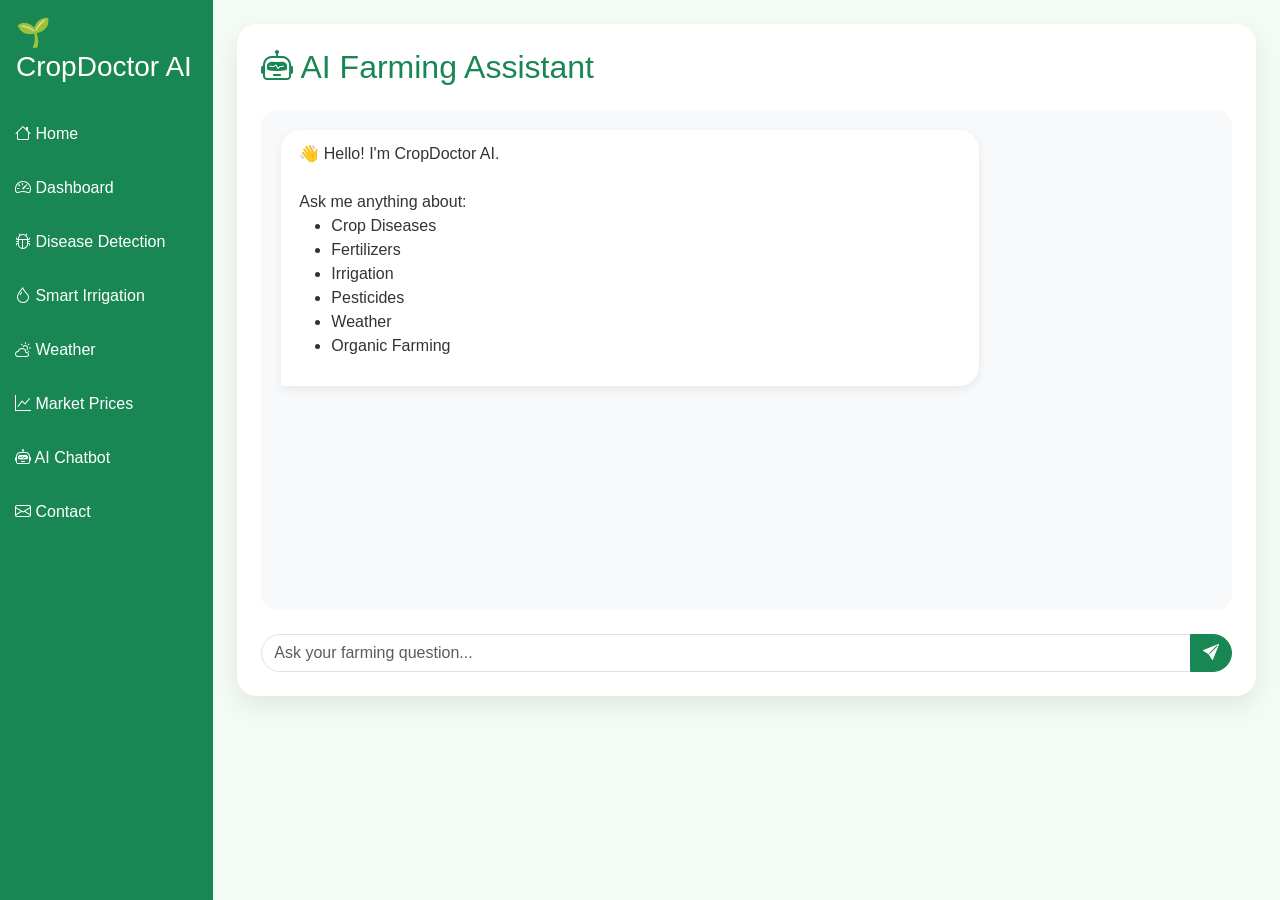
<file: chatbot.html>
<!DOCTYPE html>
<html lang="en">
<head>
<meta charset="UTF-8">
<meta name="viewport" content="width=device-width, initial-scale=1.0">
<title>CropDoctor AI - AI Chatbot</title>

<link href="https://cdn.jsdelivr.net/npm/bootstrap@5.3.3/dist/css/bootstrap.min.css" rel="stylesheet">
<link rel="stylesheet" href="https://cdn.jsdelivr.net/npm/bootstrap-icons@1.11.3/font/bootstrap-icons.min.css">

<style>
body{
    background:#f4fbf4;
    font-family:Arial,sans-serif;
}

.sidebar{
    min-height:100vh;
    background:#198754;
    color:#fff;
}

.sidebar a{
    color:#fff;
    text-decoration:none;
    display:block;
    padding:15px;
}

.sidebar a:hover{
    background:rgba(255,255,255,.15);
}

.card{
    border:none;
    border-radius:20px;
    box-shadow:0 10px 25px rgba(0,0,0,.08);
}

.chat-box{
    height:500px;
    overflow-y:auto;
    padding:20px;
    background:#f8f9fa;
    border-radius:15px;
}

.user-message{
    background:#198754;
    color:white;
    padding:12px 18px;
    border-radius:20px 20px 0 20px;
    margin-bottom:15px;
    max-width:75%;
    margin-left:auto;
}

.bot-message{
    background:white;
    color:#333;
    padding:12px 18px;
    border-radius:20px 20px 20px 0;
    margin-bottom:15px;
    max-width:75%;
    box-shadow:0 3px 10px rgba(0,0,0,.08);
}

.input-group input{
    border-radius:30px 0 0 30px;
}

.input-group button{
    border-radius:0 30px 30px 0;
}

h2{
    color:#198754;
}
</style>

</head>
<body>

<div class="container-fluid">
<div class="row">

<!-- Sidebar -->

<div class="col-lg-2 sidebar p-0">

<h3 class="p-3">🌱 CropDoctor AI</h3>

<a href="index.html"><i class="bi bi-house"></i> Home</a>
<a href="dashboard.html"><i class="bi bi-speedometer2"></i> Dashboard</a>
<a href="disease.html"><i class="bi bi-bug"></i> Disease Detection</a>
<a href="irrigation.html"><i class="bi bi-droplet"></i> Smart Irrigation</a>

<a href="weather.html"><i class="bi bi-cloud-sun"></i> Weather</a>
<a href="Market.html"><i class="bi bi-graph-up"></i> Market Prices</a>
<a href="chatbot.html"><i class="bi bi-robot"></i> AI Chatbot</a>
<a href="contact.html"><i class="bi bi-envelope"></i> Contact</a>

</div>

<!-- Main Content -->

<div class="col-lg-10 p-4">

<div class="card p-4">

<h2 class="mb-4">
<i class="bi bi-robot"></i>
AI Farming Assistant
</h2>

<div class="chat-box" id="chatBox">

<div class="bot-message">
👋 Hello! I'm CropDoctor AI.<br><br>
Ask me anything about:
<ul>
<li>Crop Diseases</li>
<li>Fertilizers</li>
<li>Irrigation</li>
<li>Pesticides</li>
<li>Weather</li>
<li>Organic Farming</li>
</ul>
</div>

</div>

<div class="input-group mt-4">

<input
type="text"
class="form-control"
id="userInput"
placeholder="Ask your farming question...">

<button
class="btn btn-success"
id="sendBtn">

<i class="bi bi-send-fill"></i>

</button>

</div>

</div>

</div>

</div>
</div>

<script>

const chatBox=document.getElementById("chatBox");

const input=document.getElementById("userInput");

const sendBtn=document.getElementById("sendBtn");

function sendMessage(){

let message=input.value.trim();

if(message===""){
return;
}

chatBox.innerHTML+=`
<div class="user-message">
${message}
</div>
`;

input.value="";

/*

Connect Django API here later

POST

/api/chatbot/

Body:

{
"message":"How to treat tomato leaf curl?"
}

*/

setTimeout(()=>{

chatBox.innerHTML+=`
<div class="bot-message">
🤖 Thank you for your question.<br><br>
The AI response from your Django backend will appear here.
</div>
`;

chatBox.scrollTop=chatBox.scrollHeight;

},700);

}

sendBtn.onclick=sendMessage;

input.addEventListener("keypress",function(e){

if(e.key==="Enter"){
sendMessage();
}

});

</script>

</body>
</html>
</file>
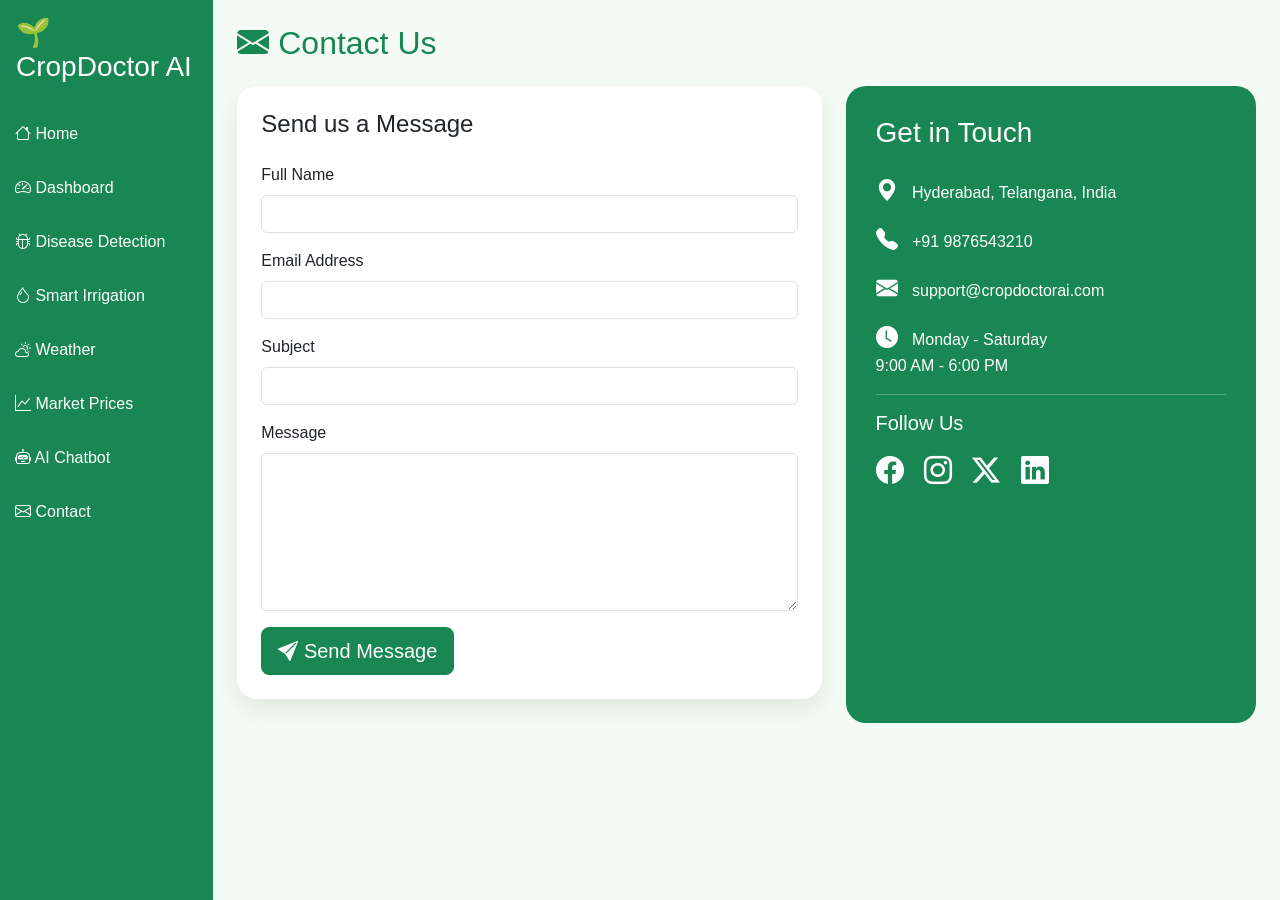
<file: contact.html>
<!DOCTYPE html>
<html lang="en">
<head>
<meta charset="UTF-8">
<meta name="viewport" content="width=device-width, initial-scale=1.0">
<title>CropDoctor AI - Contact Us</title>

<link href="https://cdn.jsdelivr.net/npm/bootstrap@5.3.3/dist/css/bootstrap.min.css" rel="stylesheet">
<link rel="stylesheet" href="https://cdn.jsdelivr.net/npm/bootstrap-icons@1.11.3/font/bootstrap-icons.min.css">

<style>
body{
    background:#f4fbf4;
    font-family:Arial,sans-serif;
}

.sidebar{
    min-height:100vh;
    background:#198754;
    color:white;
}

.sidebar a{
    color:white;
    text-decoration:none;
    display:block;
    padding:15px;
}

.sidebar a:hover{
    background:rgba(255,255,255,.15);
}

.card{
    border:none;
    border-radius:20px;
    box-shadow:0 10px 25px rgba(0,0,0,.08);
}

.contact-info{
    background:#198754;
    color:white;
    border-radius:20px;
    padding:30px;
    height:100%;
}

.contact-info i{
    font-size:22px;
    margin-right:10px;
}

h2{
    color:#198754;
}

.success-message{
    display:none;
}
</style>
</head>

<body>

<div class="container-fluid">
<div class="row">

<!-- Sidebar -->

<div class="col-lg-2 sidebar p-0">

<h3 class="p-3">🌱 CropDoctor AI</h3>

<a href="index.html"><i class="bi bi-house"></i> Home</a>
<a href="dashboard.html"><i class="bi bi-speedometer2"></i> Dashboard</a>
<a href="disease.html"><i class="bi bi-bug"></i> Disease Detection</a>
<a href="irrigation.html"><i class="bi bi-droplet"></i> Smart Irrigation</a>

<a href="weather.html"><i class="bi bi-cloud-sun"></i> Weather</a>
<a href="Market.html"><i class="bi bi-graph-up"></i> Market Prices</a>
<a href="chatbot.html"><i class="bi bi-robot"></i> AI Chatbot</a>
<a href="contact.html"><i class="bi bi-envelope"></i> Contact</a>

</div>

<!-- Main Content -->

<div class="col-lg-10 p-4">

<h2 class="mb-4">
<i class="bi bi-envelope-fill"></i>
Contact Us
</h2>

<div class="row">

<!-- Contact Form -->

<div class="col-lg-7 mb-4">

<div class="card p-4">

<h4 class="mb-4">Send us a Message</h4>

<form id="contactForm">

<div class="mb-3">
<label class="form-label">Full Name</label>
<input type="text" class="form-control" id="name" required>
</div>

<div class="mb-3">
<label class="form-label">Email Address</label>
<input type="email" class="form-control" id="email" required>
</div>

<div class="mb-3">
<label class="form-label">Subject</label>
<input type="text" class="form-control" id="subject" required>
</div>

<div class="mb-3">
<label class="form-label">Message</label>
<textarea class="form-control" id="message" rows="6" required></textarea>
</div>

<button type="submit" class="btn btn-success btn-lg">
<i class="bi bi-send-fill"></i>
Send Message
</button>

</form>

<div class="alert alert-success mt-3 success-message" id="successMessage">
✅ Thank you! Your message has been sent successfully.
</div>

</div>

</div>

<!-- Contact Details -->

<div class="col-lg-5">

<div class="contact-info">

<h3 class="mb-4">Get in Touch</h3>

<p>
<i class="bi bi-geo-alt-fill"></i>
Hyderabad, Telangana, India
</p>

<p>
<i class="bi bi-telephone-fill"></i>
+91 9876543210
</p>

<p>
<i class="bi bi-envelope-fill"></i>
support@cropdoctorai.com
</p>

<p>
<i class="bi bi-clock-fill"></i>
Monday - Saturday<br>
9:00 AM - 6:00 PM
</p>

<hr>

<h5>Follow Us</h5>

<div class="mt-3">

<i class="bi bi-facebook fs-3 me-3"></i>

<i class="bi bi-instagram fs-3 me-3"></i>

<i class="bi bi-twitter-x fs-3 me-3"></i>

<i class="bi bi-linkedin fs-3"></i>

</div>

</div>

</div>

</div>

</div>

</div>
</div>

<script>

document.getElementById("contactForm").addEventListener("submit",function(e){

e.preventDefault();

/*

Later connect Django API

POST

/api/contact/

Body:

{
"name":"",
"email":"",
"subject":"",
"message":""
}

*/

document.getElementById("successMessage").style.display="block";

this.reset();

});

</script>

<script src="https://cdn.jsdelivr.net/npm/bootstrap@5.3.3/dist/js/bootstrap.bundle.min.js"></script>

</body>
</html>
</file>
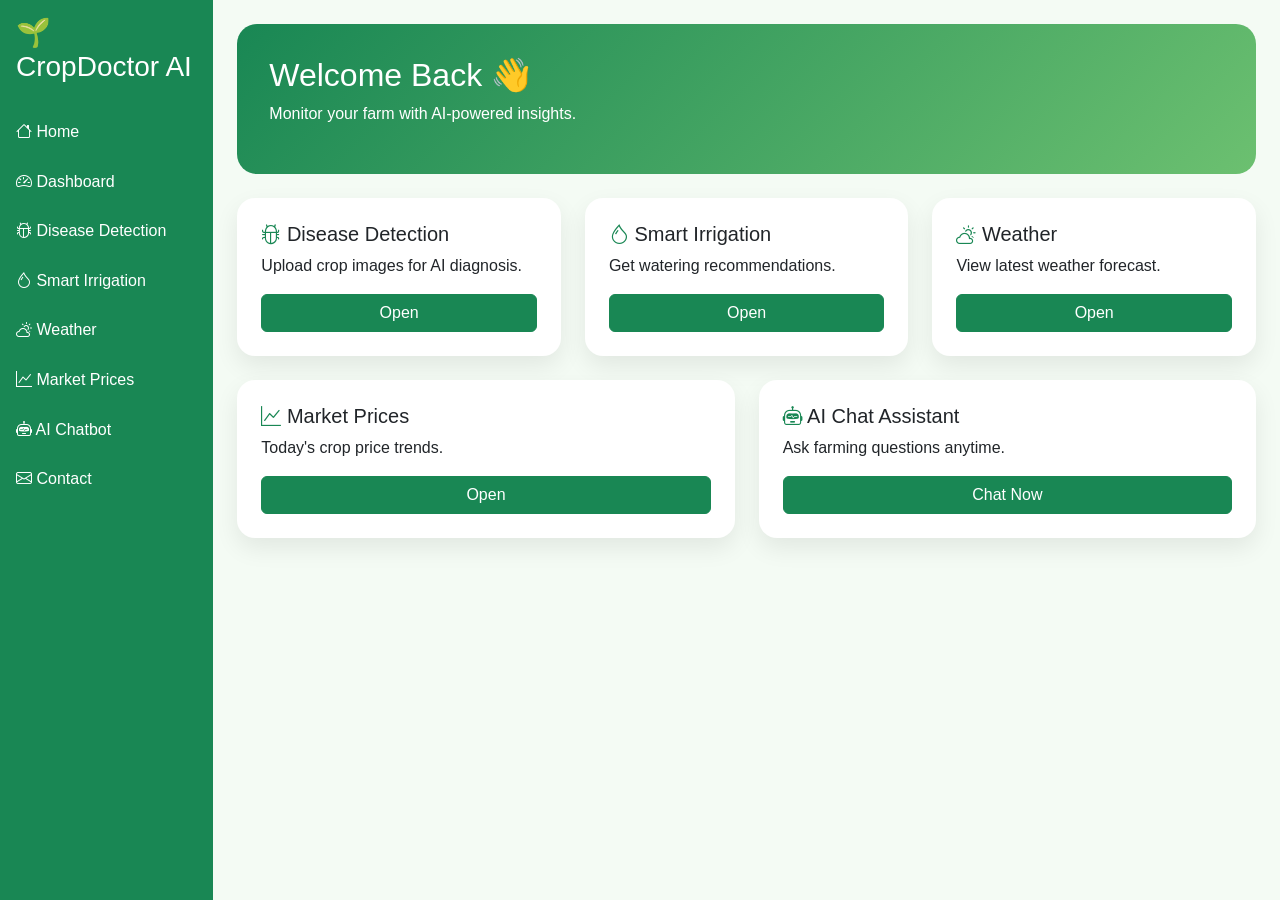
<file: dashboard.html>
<!DOCTYPE html>
<html lang="en">

<head>
<meta charset="UTF-8">
<meta name="viewport" content="width=device-width, initial-scale=1.0">

<title>CropDoctor AI - Dashboard</title>

<link href="https://cdn.jsdelivr.net/npm/bootstrap@5.3.3/dist/css/bootstrap.min.css" rel="stylesheet">

<link rel="stylesheet"
href="https://cdn.jsdelivr.net/npm/bootstrap-icons@1.11.3/font/bootstrap-icons.min.css">

<style>

body{
    background:#f4fbf4;
    font-family:Arial,sans-serif;
}

.sidebar{
    min-height:100vh;
    background:#198754;
    color:#fff;
}

.sidebar a{
    color:#fff;
    text-decoration:none;
    display:block;
    padding:.8rem 1rem;
}

.sidebar a:hover{
    background:rgba(255,255,255,.15);
}

.card{
    border:none;
    border-radius:18px;
    box-shadow:0 10px 25px rgba(0,0,0,.08);
}

.hero{
    background:linear-gradient(135deg,#198754,#6cc070);
    color:#fff;
    border-radius:20px;
    padding:2rem;
}

</style>

</head>

<body>

<div class="container-fluid">

<div class="row">

<!-- ================= SIDEBAR ================= -->

<div class="col-lg-2 sidebar p-0">

    <h3 class="p-3">🌱 CropDoctor AI</h3>

    <a href="index.html">
        <i class="bi bi-house"></i> Home
    </a>

    <a href="dashboard.html">
        <i class="bi bi-speedometer2"></i> Dashboard
    </a>

    <a href="disease.html">
        <i class="bi bi-bug"></i> Disease Detection
    </a>

    <a href="irrigation.html">
        <i class="bi bi-droplet"></i> Smart Irrigation
    </a>

    <a href="weather.html">
        <i class="bi bi-cloud-sun"></i> Weather
    </a>

    <a href="Market.html">
        <i class="bi bi-graph-up"></i> Market Prices
    </a>

    <a href="chatbot.html">
        <i class="bi bi-robot"></i> AI Chatbot
    </a>

    <a href="contact.html">
        <i class="bi bi-envelope"></i> Contact
    </a>

</div>



<!-- ================= MAIN CONTENT ================= -->

<div class="col-lg-10 p-4">


<!-- HERO -->

<div class="hero mb-4">

<h2>Welcome Back 👋</h2>

<p>
Monitor your farm with AI-powered insights.
</p>

</div>


<!-- ================= FEATURE CARDS ================= -->

<div class="row g-4">


<!-- Disease Detection -->

<div class="col-md-4">

<div class="card p-4">

<h5>
<i class="bi bi-bug text-success"></i>
Disease Detection
</h5>

<p>
Upload crop images for AI diagnosis.
</p>

<a href="disease.html"
class="btn btn-success">

Open

</a>

</div>

</div>


<!-- Smart Irrigation -->

<div class="col-md-4">

<div class="card p-4">

<h5>
<i class="bi bi-droplet text-success"></i>
Smart Irrigation
</h5>

<p>
Get watering recommendations.
</p>

<a href="irrigation.html"
class="btn btn-success">

Open

</a>

</div>

</div>


<!-- Weather -->

<div class="col-md-4">

<div class="card p-4">

<h5>
<i class="bi bi-cloud-sun text-success"></i>
Weather
</h5>

<p>
View latest weather forecast.
</p>

<a href="weather.html"
class="btn btn-success">

Open

</a>

</div>

</div>


<!-- Market Prices -->

<div class="col-md-6">

<div class="card p-4">

<h5>
<i class="bi bi-graph-up text-success"></i>
Market Prices
</h5>

<p>
Today's crop price trends.
</p>

<a href="market.html"
class="btn btn-success">

Open

</a>

</div>

</div>


<!-- AI Chat Assistant -->

<div class="col-md-6">

<div class="card p-4">

<h5>
<i class="bi bi-robot text-success"></i>
AI Chat Assistant
</h5>

<p>
Ask farming questions anytime.
</p>

<a href="chatbot.html"
class="btn btn-success">

Chat Now

</a>

</div>

</div>


</div>

</div>

</div>

</div>


<script
src="https://cdn.jsdelivr.net/npm/bootstrap@5.3.3/dist/js/bootstrap.bundle.min.js">
</script>

</body>

</html>
</file>
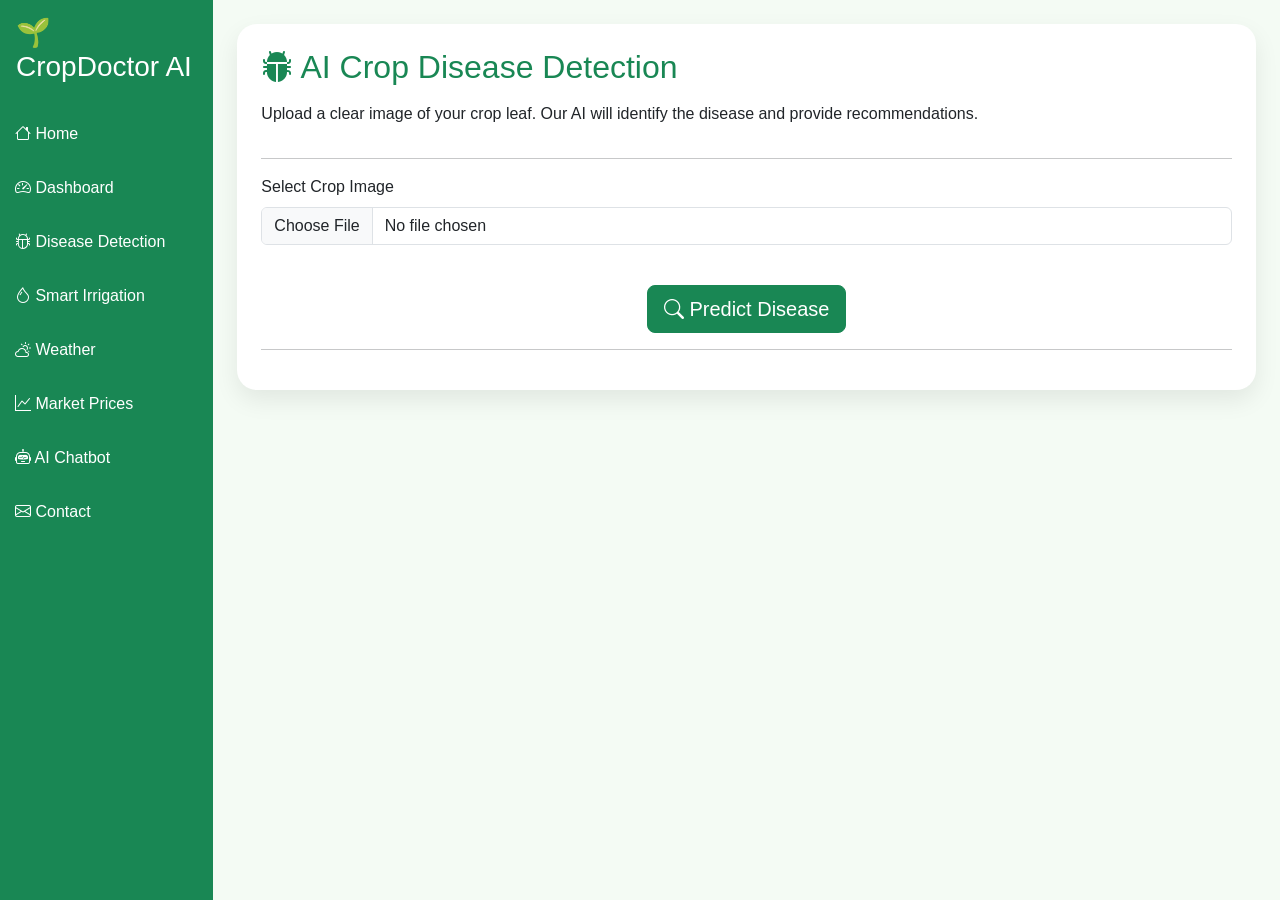
<file: disease.html>
<!DOCTYPE html>
<html lang="en">
<head>
<meta charset="UTF-8">
<meta name="viewport" content="width=device-width, initial-scale=1.0">
<title>CropDoctor AI - Disease Detection</title>

<link href="https://cdn.jsdelivr.net/npm/bootstrap@5.3.3/dist/css/bootstrap.min.css" rel="stylesheet">
<link rel="stylesheet" href="https://cdn.jsdelivr.net/npm/bootstrap-icons@1.11.3/font/bootstrap-icons.min.css">

<style>
body{
    background:#f4fbf4;
    font-family:Arial,sans-serif;
}

.sidebar{
    min-height:100vh;
    background:#198754;
    color:white;
}

.sidebar a{
    color:white;
    text-decoration:none;
    display:block;
    padding:15px;
}

.sidebar a:hover{
    background:rgba(255,255,255,.15);
}

.card{
    border:none;
    border-radius:20px;
    box-shadow:0 10px 25px rgba(0,0,0,.08);
}

.preview-image{
    width:100%;
    max-height:300px;
    object-fit:contain;
    border:2px dashed #198754;
    border-radius:15px;
    padding:10px;
    display:none;
}

.result-box{
    display:none;
}

h2{
    color:#198754;
}
</style>
</head>

<body>

<div class="container-fluid">
<div class="row">

<!-- Sidebar -->
<div class="col-lg-2 sidebar p-0">

<h3 class="p-3">🌱 CropDoctor AI</h3>

<a href="index.html"><i class="bi bi-house"></i> Home</a>
<a href="dashboard.html"><i class="bi bi-speedometer2"></i> Dashboard</a>
<a href="disease.html"><i class="bi bi-bug"></i> Disease Detection</a>
<a href="irrigation.html"><i class="bi bi-droplet"></i> Smart Irrigation</a>
<a href="weather.html"><i class="bi bi-cloud-sun"></i> Weather</a>
<a href="Market.html"><i class="bi bi-graph-up"></i> Market Prices</a>
<a href="chatbot.html"><i class="bi bi-robot"></i> AI Chatbot</a>
<a href="contact.html"><i class="bi bi-envelope"></i> Contact</a>

</div>

<!-- Main -->
<div class="col-lg-10 p-4">

<div class="card p-4">

<h2 class="mb-3">
<i class="bi bi-bug-fill"></i>
AI Crop Disease Detection
</h2>

<p>
Upload a clear image of your crop leaf.
Our AI will identify the disease and provide recommendations.
</p>

<hr>

<div class="mb-3">

<label class="form-label">
Select Crop Image
</label>

<input
type="file"
class="form-control"
id="imageInput"
accept="image/*">

</div>

<div class="text-center mb-4">

<img
id="preview"
class="preview-image">

</div>

<div class="text-center">

<button
class="btn btn-success btn-lg"
id="predictBtn">

<i class="bi bi-search"></i>
Predict Disease

</button>

</div>

<hr>

<div
class="card mt-4 p-4 bg-light result-box"
id="resultBox">

<h4 class="text-success">
Prediction Result
</h4>

<p>
<strong>Disease:</strong>
<span id="diseaseName">
Waiting...
</span>
</p>

<p>
<strong>Confidence:</strong>
<span id="confidence">
--
</span>
</p>

<p>
<strong>Recommendation:</strong>
</p>

<p id="recommendation">
Upload an image and click Predict.
</p>

</div>

</div>

</div>

</div>
</div>

<script>

const imageInput = document.getElementById("imageInput");
const preview = document.getElementById("preview");

imageInput.addEventListener("change", function () {

    const file = this.files[0];

    if(file){

        preview.src = URL.createObjectURL(file);

        preview.style.display = "block";

    }

});

document.getElementById("predictBtn").addEventListener("click", async function(){

    if(imageInput.files.length===0){

        alert("Please upload an image");

        return;

    }

    const formData = new FormData();

    formData.append("image", imageInput.files[0]);

   const response = await fetch("http://127.0.0.1:5000/disease_predict", {

    method: "POST",

    body: formData

});

const data = await response.json();

document.getElementById("resultBox").style.display = "block";

if (data.error) {

    document.getElementById("diseaseName").innerHTML = "Error";
    document.getElementById("confidence").innerHTML = "--";
    document.getElementById("recommendation").innerHTML = data.error;

} else {

    document.getElementById("diseaseName").innerHTML = "AI Analysis";

    document.getElementById("confidence").innerHTML = "Provided by Moondream";

    document.getElementById("recommendation").innerHTML = data.result;

}
});
</script>

</body>
</html>
</file>
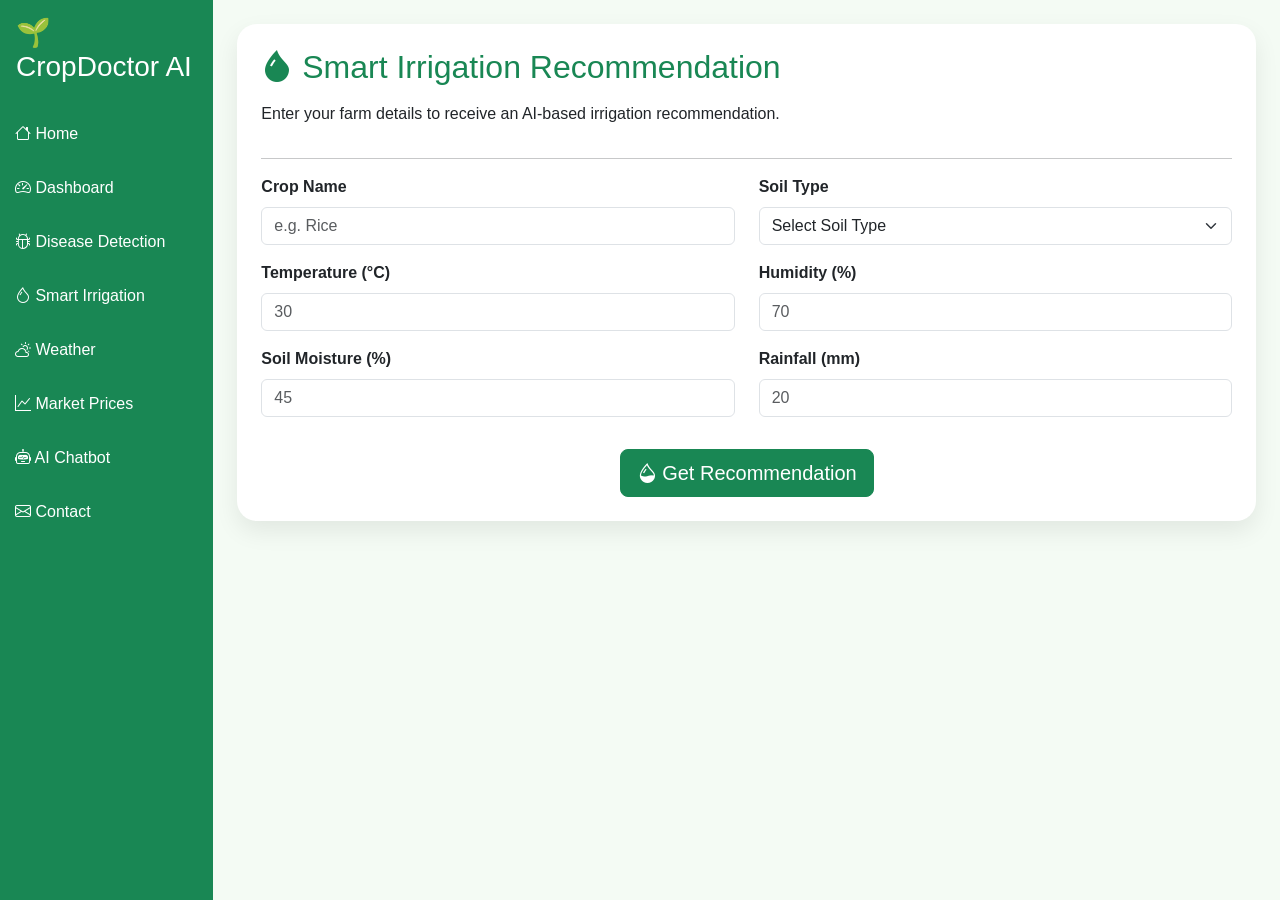
<file: irrigation.html>
<!DOCTYPE html>
<html lang="en">
<head>
<meta charset="UTF-8">
<meta name="viewport" content="width=device-width, initial-scale=1.0">
<title>CropDoctor AI - Smart Irrigation</title>

<link href="https://cdn.jsdelivr.net/npm/bootstrap@5.3.3/dist/css/bootstrap.min.css" rel="stylesheet">
<link rel="stylesheet" href="https://cdn.jsdelivr.net/npm/bootstrap-icons@1.11.3/font/bootstrap-icons.min.css">

<style>
body{
    background:#f4fbf4;
    font-family:Arial,sans-serif;
}

.sidebar{
    min-height:100vh;
    background:#198754;
    color:white;
}

.sidebar a{
    color:white;
    text-decoration:none;
    display:block;
    padding:15px;
}

.sidebar a:hover{
    background:rgba(255,255,255,.15);
}

.card{
    border:none;
    border-radius:20px;
    box-shadow:0 10px 25px rgba(0,0,0,.08);
}

h2{
    color:#198754;
}

.result-box{
    display:none;
}

.form-label{
    font-weight:bold;
}
</style>
</head>

<body>

<div class="container-fluid">
<div class="row">

<!-- Sidebar -->
<div class="col-lg-2 sidebar p-0">

<h3 class="p-3">🌱 CropDoctor AI</h3>

<a href="index.html"><i class="bi bi-house"></i> Home</a>
<a href="dashboard.html"><i class="bi bi-speedometer2"></i> Dashboard</a>
<a href="disease.html"><i class="bi bi-bug"></i> Disease Detection</a>
<a href="irrigation.html"><i class="bi bi-droplet"></i> Smart Irrigation</a>
<a href="weather.html"><i class="bi bi-cloud-sun"></i> Weather</a>
<a href="Market.html"><i class="bi bi-graph-up"></i> Market Prices</a>
<a href="chatbot.html"><i class="bi bi-robot"></i> AI Chatbot</a>
<a href="contact.html"><i class="bi bi-envelope"></i> Contact</a>

</div>

<!-- Main Content -->
<div class="col-lg-10 p-4">

<div class="card p-4">

<h2 class="mb-3">
<i class="bi bi-droplet-fill"></i>
Smart Irrigation Recommendation
</h2>

<p>
Enter your farm details to receive an AI-based irrigation recommendation.
</p>

<hr>

<div class="row">

<div class="col-md-6 mb-3">
<label class="form-label">Crop Name</label>
<input type="text" class="form-control" id="crop" placeholder="e.g. Rice">
</div>

<div class="col-md-6 mb-3">
<label class="form-label">Soil Type</label>
<select class="form-select" id="soil">
<option>Select Soil Type</option>
<option>Clay</option>
<option>Sandy</option>
<option>Loamy</option>
<option>Black Soil</option>
<option>Red Soil</option>
</select>
</div>

<div class="col-md-6 mb-3">
<label class="form-label">Temperature (°C)</label>
<input type="number" class="form-control" id="temperature" placeholder="30">
</div>

<div class="col-md-6 mb-3">
<label class="form-label">Humidity (%)</label>
<input type="number" class="form-control" id="humidity" placeholder="70">
</div>

<div class="col-md-6 mb-3">
<label class="form-label">Soil Moisture (%)</label>
<input type="number" class="form-control" id="moisture" placeholder="45">
</div>

<div class="col-md-6 mb-3">
<label class="form-label">Rainfall (mm)</label>
<input type="number" class="form-control" id="rainfall" placeholder="20">
</div>

</div>

<div class="text-center mt-3">

<button class="btn btn-success btn-lg" id="recommendBtn">

<i class="bi bi-droplet-half"></i>

Get Recommendation

</button>

</div>

<div class="card bg-light mt-4 p-4 result-box" id="resultBox">

<h4 class="text-success">AI Recommendation</h4>

<p><strong>Water Required:</strong>
<span id="waterAmount">--</span>
</p>

<p><strong>Recommendation:</strong></p>

<p id="recommendation">
Fill the form and click the button.
</p>

</div>

</div>

</div>

</div>
</div>

<script>

document.getElementById("recommendBtn").addEventListener("click",function(){

let crop=document.getElementById("crop").value;
let soil=document.getElementById("soil").value;
let temp=document.getElementById("temperature").value;
let humidity=document.getElementById("humidity").value;
let moisture=document.getElementById("moisture").value;
let rainfall=document.getElementById("rainfall").value;

if(
crop=="" ||
soil=="Select Soil Type" ||
temp=="" ||
humidity=="" ||
moisture=="" ||
rainfall==""
){
alert("Please fill all fields.");
return;
}

document.getElementById("resultBox").style.display="block";

document.getElementById("waterAmount").innerHTML="25 Litres";

document.getElementById("recommendation").innerHTML=
"Irrigate the crop early in the morning. Based on the current soil moisture and weather conditions, approximately 25 litres of water is recommended today.";

});

/*

Later connect Django API here.

Example:

POST

/api/irrigation/recommend/

*/

</script>

</body>
</html>
</file>
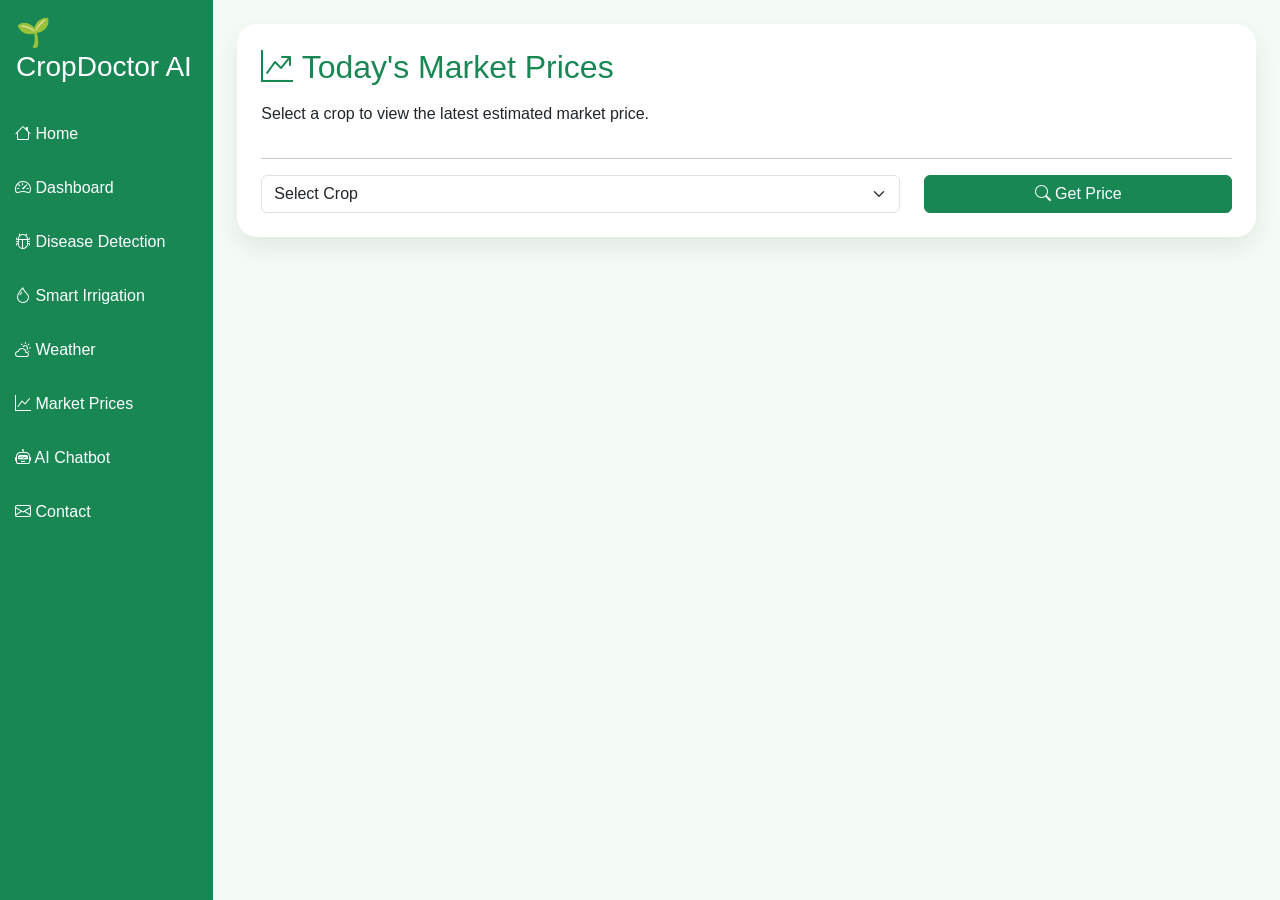
<file: Market.html>
<!DOCTYPE html>
<html lang="en">
<head>
<meta charset="UTF-8">
<meta name="viewport" content="width=device-width, initial-scale=1.0">
<title>CropDoctor AI - Market Prices</title>

<link href="https://cdn.jsdelivr.net/npm/bootstrap@5.3.3/dist/css/bootstrap.min.css" rel="stylesheet">
<link rel="stylesheet" href="https://cdn.jsdelivr.net/npm/bootstrap-icons@1.11.3/font/bootstrap-icons.min.css">

<style>
body{
    background:#f4fbf4;
    font-family:Arial,sans-serif;
}

.sidebar{
    min-height:100vh;
    background:#198754;
    color:white;
}

.sidebar a{
    color:white;
    text-decoration:none;
    display:block;
    padding:15px;
}

.sidebar a:hover{
    background:rgba(255,255,255,.15);
}

.card{
    border:none;
    border-radius:20px;
    box-shadow:0 10px 25px rgba(0,0,0,.08);
}

.table th{
    background:#198754;
    color:white;
}

h2{
    color:#198754;
}

.market-card{
    display:none;
}
</style>
</head>

<body>

<div class="container-fluid">
<div class="row">

<!-- Sidebar -->

<div class="col-lg-2 sidebar p-0">

<h3 class="p-3">🌱 CropDoctor AI</h3>

<a href="index.html"><i class="bi bi-house"></i> Home</a>
<a href="dashboard.html"><i class="bi bi-speedometer2"></i> Dashboard</a>
<a href="disease.html"><i class="bi bi-bug"></i> Disease Detection</a>
<a href="irrigation.html"><i class="bi bi-droplet"></i> Smart Irrigation</a>
<a href="weather.html"><i class="bi bi-cloud-sun"></i> Weather</a>
<a href="Market.html"><i class="bi bi-graph-up"></i> Market Prices</a>
<a href="chatbot.html"><i class="bi bi-robot"></i> AI Chatbot</a>
<a href="contact.html"><i class="bi bi-envelope"></i> Contact</a>

</div>

<!-- Main Content -->

<div class="col-lg-10 p-4">

<div class="card p-4">

<h2 class="mb-3">
<i class="bi bi-graph-up-arrow"></i>
Today's Market Prices
</h2>

<p>
Select a crop to view the latest estimated market price.
</p>

<hr>

<div class="row">

<div class="col-md-8">

<select class="form-select" id="cropSelect">

<option value="">Select Crop</option>

<option>Rice</option>
<option>Wheat</option>
<option>Maize</option>
<option>Cotton</option>
<option>Tomato</option>
<option>Potato</option>
<option>Onion</option>
<option>Sugarcane</option>
<option>Groundnut</option>

</select>

</div>

<div class="col-md-4">

<button class="btn btn-success w-100" id="priceBtn">

<i class="bi bi-search"></i>

Get Price

</button>

</div>

</div>

<div class="card mt-4 p-4 market-card" id="marketCard">

<h4 class="text-success mb-3">

<i class="bi bi-currency-rupee"></i>

Market Details

</h4>

<table class="table table-bordered">

<tr>
<th>Crop</th>
<td id="cropName"></td>
</tr>

<tr>
<th>Market Price</th>
<td id="cropPrice"></td>
</tr>

<tr>
<th>Market</th>
<td id="marketName"></td>
</tr>

<tr>
<th>State</th>
<td id="stateName"></td>
</tr>

<tr>
<th>Last Updated</th>
<td id="updatedTime"></td>
</tr>

</table>

</div>

</div>

</div>

</div>
</div>

<script>

document.getElementById("priceBtn").addEventListener("click",function(){

let crop=document.getElementById("cropSelect").value;

if(crop==""){

alert("Please select a crop.");

return;

}

/*

Later connect Django API

GET

/api/market/?crop=Rice

*/

document.getElementById("marketCard").style.display="block";

document.getElementById("cropName").innerHTML=crop;

document.getElementById("cropPrice").innerHTML="₹ 2,450 / Quintal";

document.getElementById("marketName").innerHTML="Hyderabad Agricultural Market";

document.getElementById("stateName").innerHTML="Telangana";

document.getElementById("updatedTime").innerHTML=new Date().toLocaleString();

});

</script>

<script src="https://cdn.jsdelivr.net/npm/bootstrap@5.3.3/dist/js/bootstrap.bundle.min.js"></script>

</body>
</html>
</file>
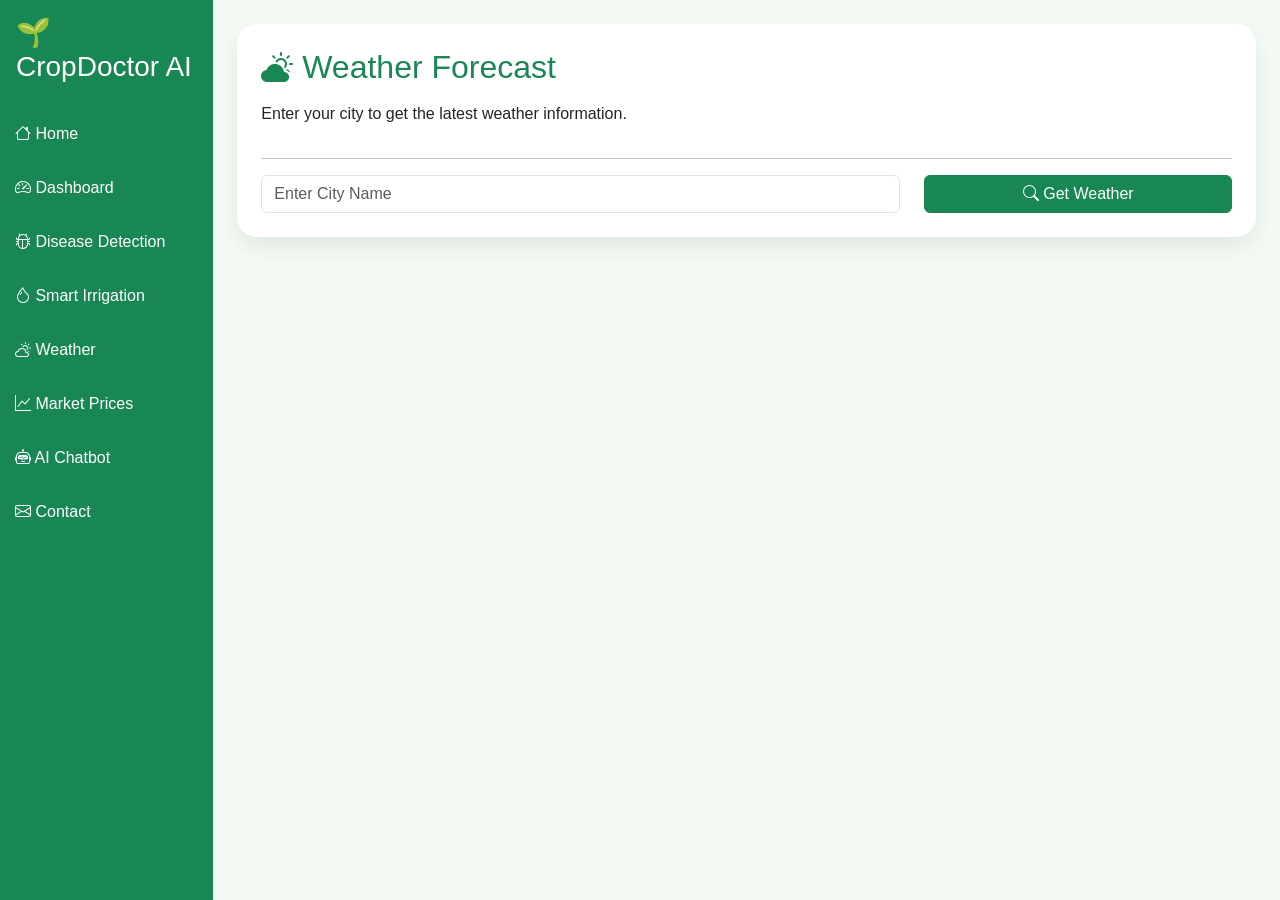
<file: weather.html>
<!DOCTYPE html>
<html lang="en">
<head>
<meta charset="UTF-8">
<meta name="viewport" content="width=device-width, initial-scale=1.0">
<title>CropDoctor AI - Weather Forecast</title>

<link href="https://cdn.jsdelivr.net/npm/bootstrap@5.3.3/dist/css/bootstrap.min.css" rel="stylesheet">
<link rel="stylesheet" href="https://cdn.jsdelivr.net/npm/bootstrap-icons@1.11.3/font/bootstrap-icons.min.css">

<style>
body{
    background:#f4fbf4;
    font-family:Arial,sans-serif;
}

.sidebar{
    min-height:100vh;
    background:#198754;
    color:white;
}

.sidebar a{
    color:white;
    text-decoration:none;
    display:block;
    padding:15px;
}

.sidebar a:hover{
    background:rgba(255,255,255,.15);
}

.card{
    border:none;
    border-radius:20px;
    box-shadow:0 10px 25px rgba(0,0,0,.08);
}

.weather-card{
    display:none;
}

.weather-icon{
    font-size:70px;
    color:#ffc107;
}

h2{
    color:#198754;
}
</style>

</head>
<body>

<div class="container-fluid">
<div class="row">

<!-- Sidebar -->

<div class="col-lg-2 sidebar p-0">

<h3 class="p-3">🌱 CropDoctor AI</h3>

<a href="index.html"><i class="bi bi-house"></i> Home</a>
<a href="dashboard.html"><i class="bi bi-speedometer2"></i> Dashboard</a>
<a href="disease.html"><i class="bi bi-bug"></i> Disease Detection</a>
<a href="irrigation.html"><i class="bi bi-droplet"></i> Smart Irrigation</a>
<a href="weather.html"><i class="bi bi-cloud-sun"></i> Weather</a>
<a href="Market.html"><i class="bi bi-graph-up"></i> Market Prices</a>
<a href="chatbot.html"><i class="bi bi-robot"></i> AI Chatbot</a>
<a href="contact.html"><i class="bi bi-envelope"></i> Contact</a>

</div>

<!-- Main -->

<div class="col-lg-10 p-4">

<div class="card p-4">

<h2 class="mb-3">
<i class="bi bi-cloud-sun-fill"></i>
Weather Forecast
</h2>

<p>
Enter your city to get the latest weather information.
</p>

<hr>

<div class="row">

<div class="col-md-8">

<input
type="text"
class="form-control"
id="city"
placeholder="Enter City Name">

</div>

<div class="col-md-4">

<button
class="btn btn-success w-100"
id="weatherBtn">

<i class="bi bi-search"></i>

Get Weather

</button>

</div>

</div>

<div class="card mt-4 p-4 bg-light weather-card" id="weatherCard">

<div class="text-center">

<div class="weather-icon">
☀️
</div>

<h3 id="cityName">
Hyderabad
</h3>

<h1 id="temperature">
32°C
</h1>

<h5 id="condition">
Sunny
</h5>

</div>

<hr>

<div class="row text-center">

<div class="col-md-3">

<h6>Humidity</h6>

<h4 id="humidity">
68%
</h4>

</div>

<div class="col-md-3">

<h6>Wind</h6>

<h4 id="wind">
10 km/h
</h4>

</div>

<div class="col-md-3">

<h6>Pressure</h6>

<h4 id="pressure">
1012 hPa
</h4>

</div>

<div class="col-md-3">

<h6>Rain Chance</h6>

<h4 id="rain">
20%
</h4>

</div>

</div>

</div>

</div>

</div>

</div>
</div>

<script>

document.getElementById("weatherBtn").addEventListener("click",function(){

let city=document.getElementById("city").value.trim();

if(city==""){
alert("Please enter a city.");
return;
}

/*

Later connect Django API

GET

/api/weather/?city=Hyderabad

*/

document.getElementById("weatherCard").style.display="block";

document.getElementById("cityName").innerHTML=city;

document.getElementById("temperature").innerHTML="31°C";

document.getElementById("condition").innerHTML="Partly Cloudy";

document.getElementById("humidity").innerHTML="72%";

document.getElementById("wind").innerHTML="14 km/h";

document.getElementById("pressure").innerHTML="1011 hPa";

document.getElementById("rain").innerHTML="35%";

});

</script>

</body>
</html>
</file>
